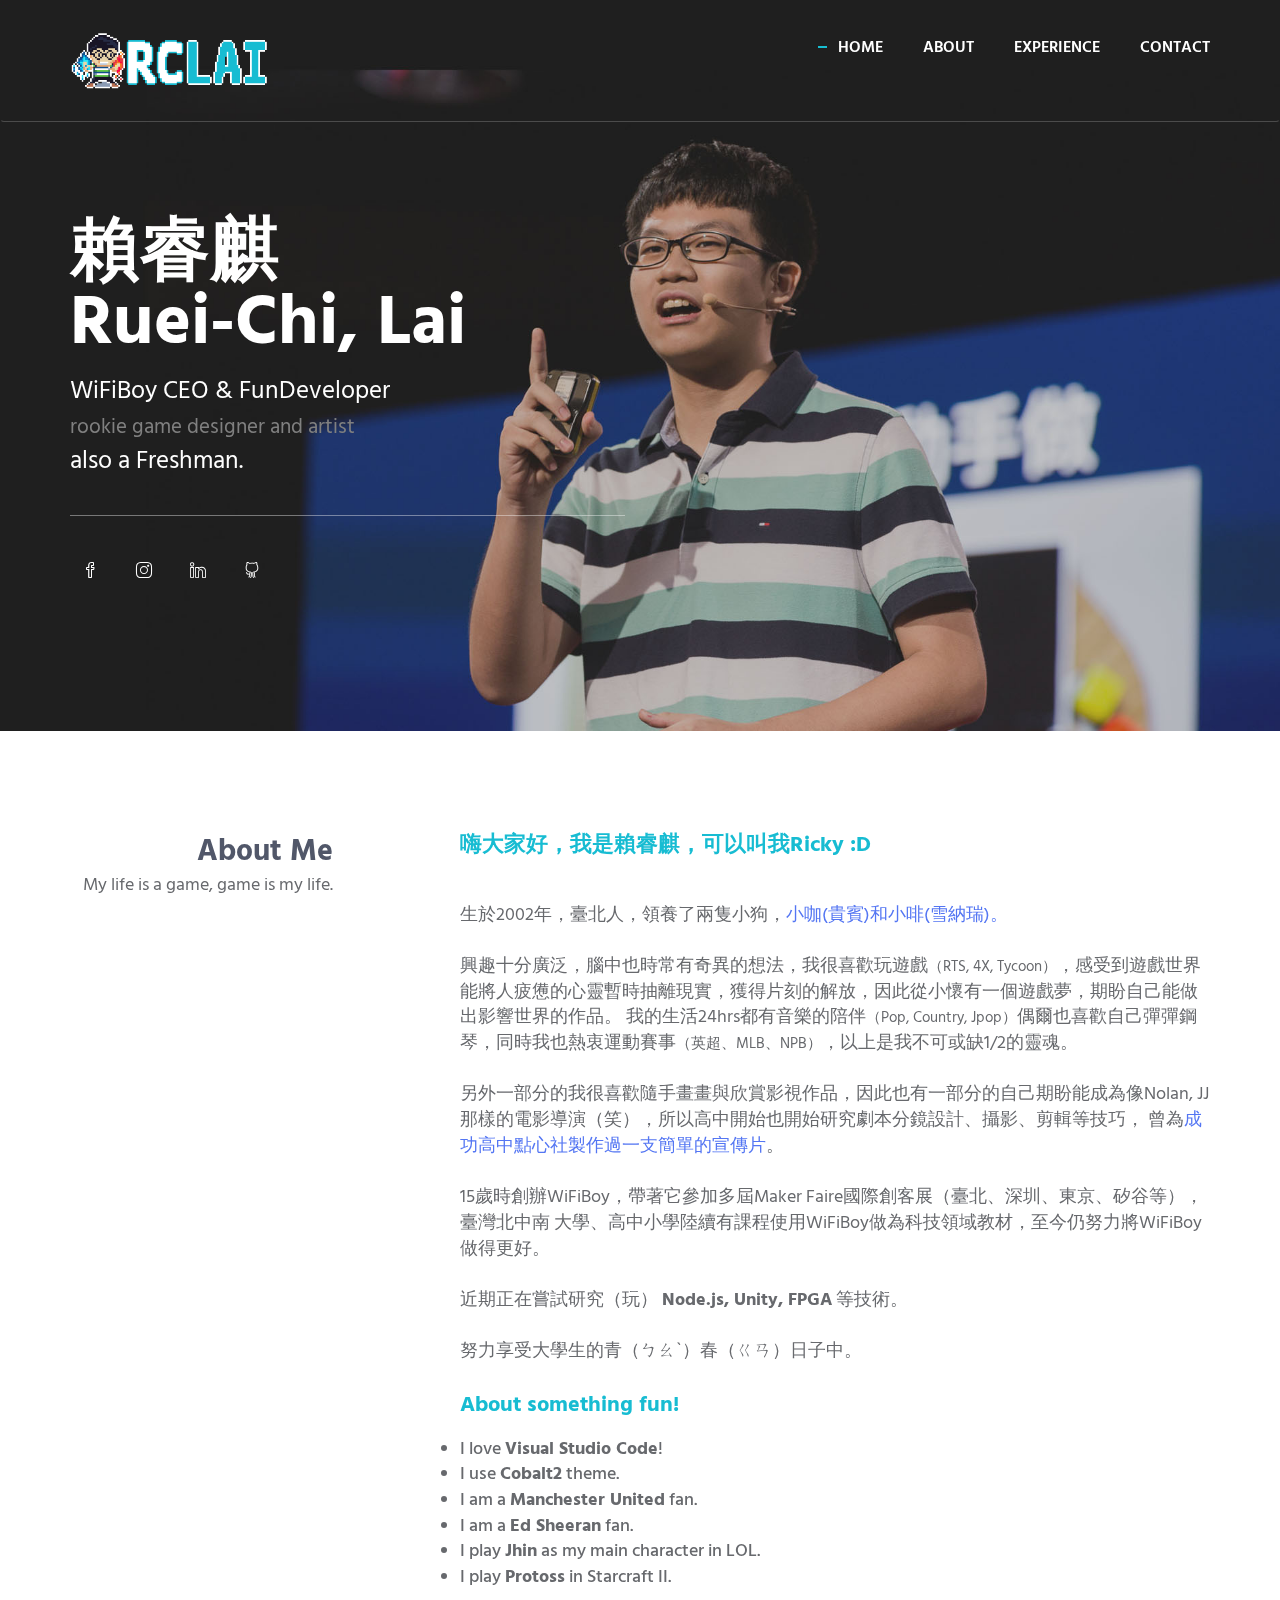
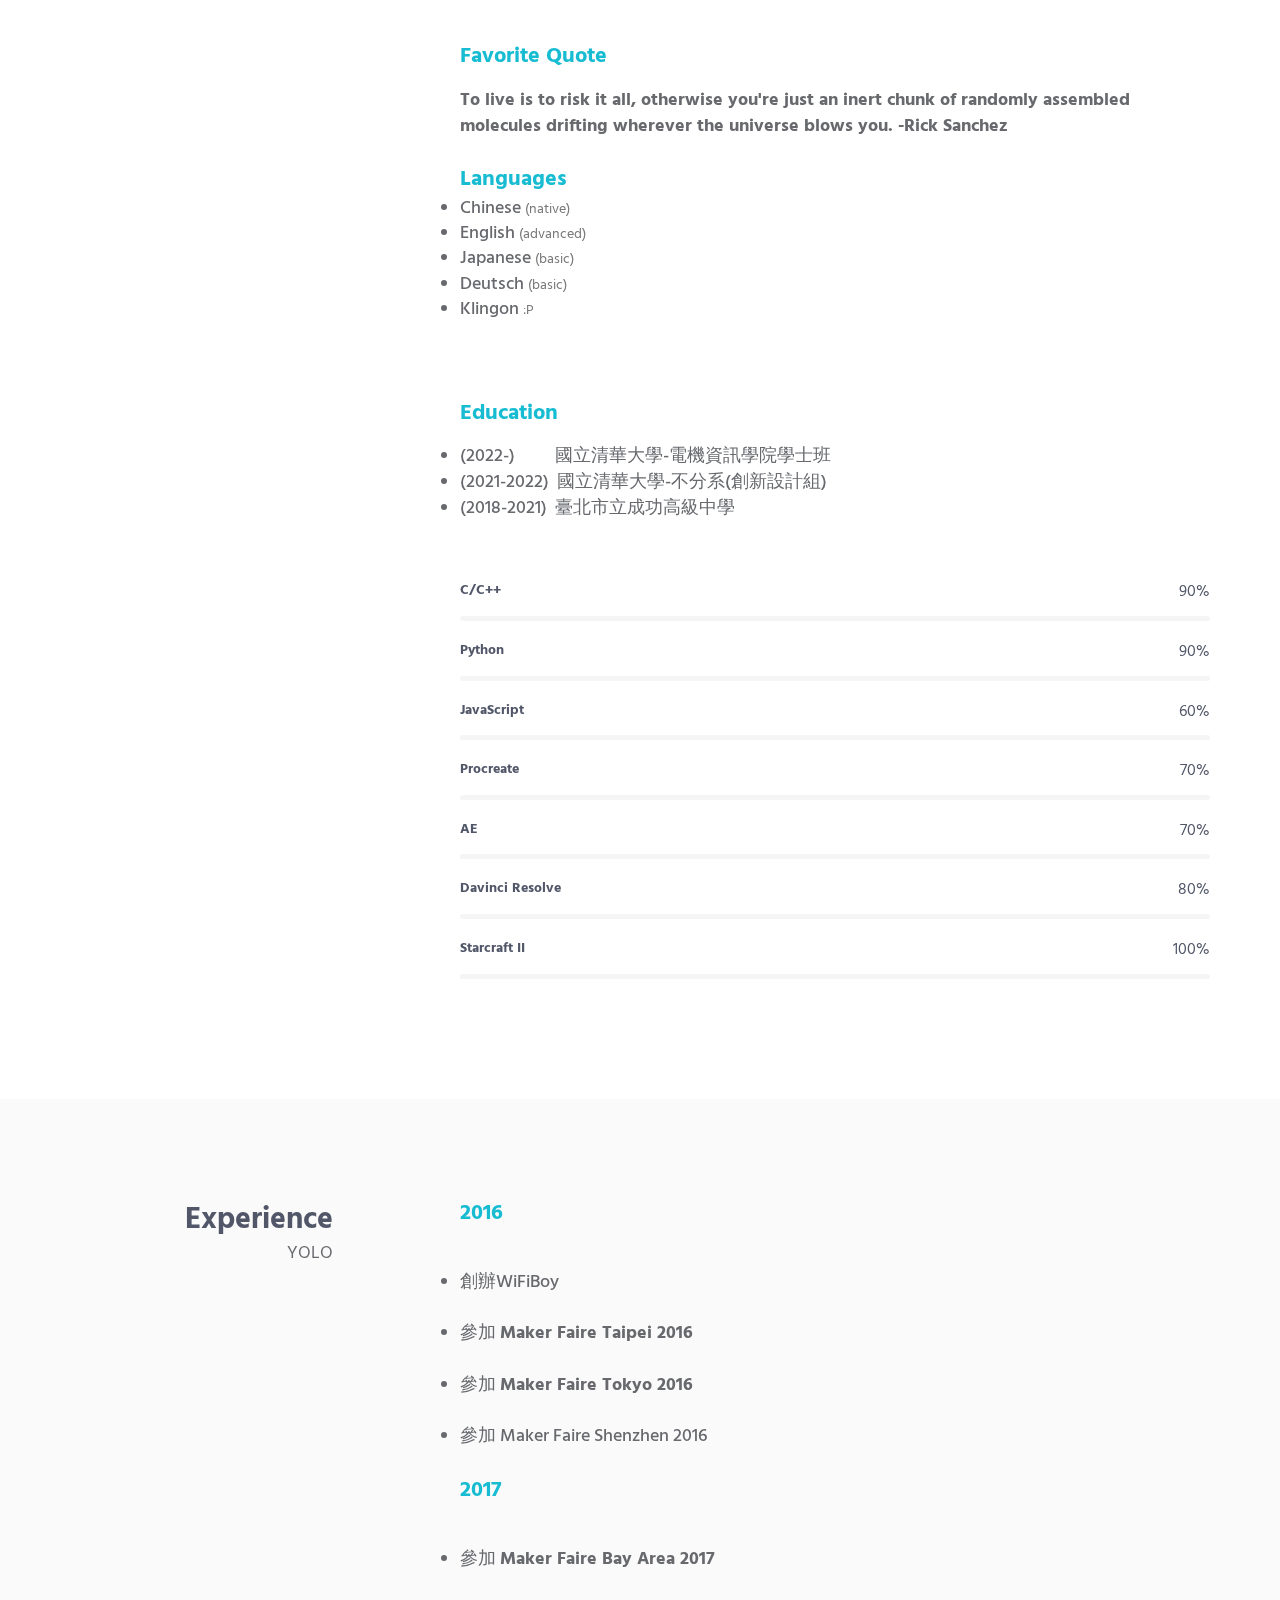
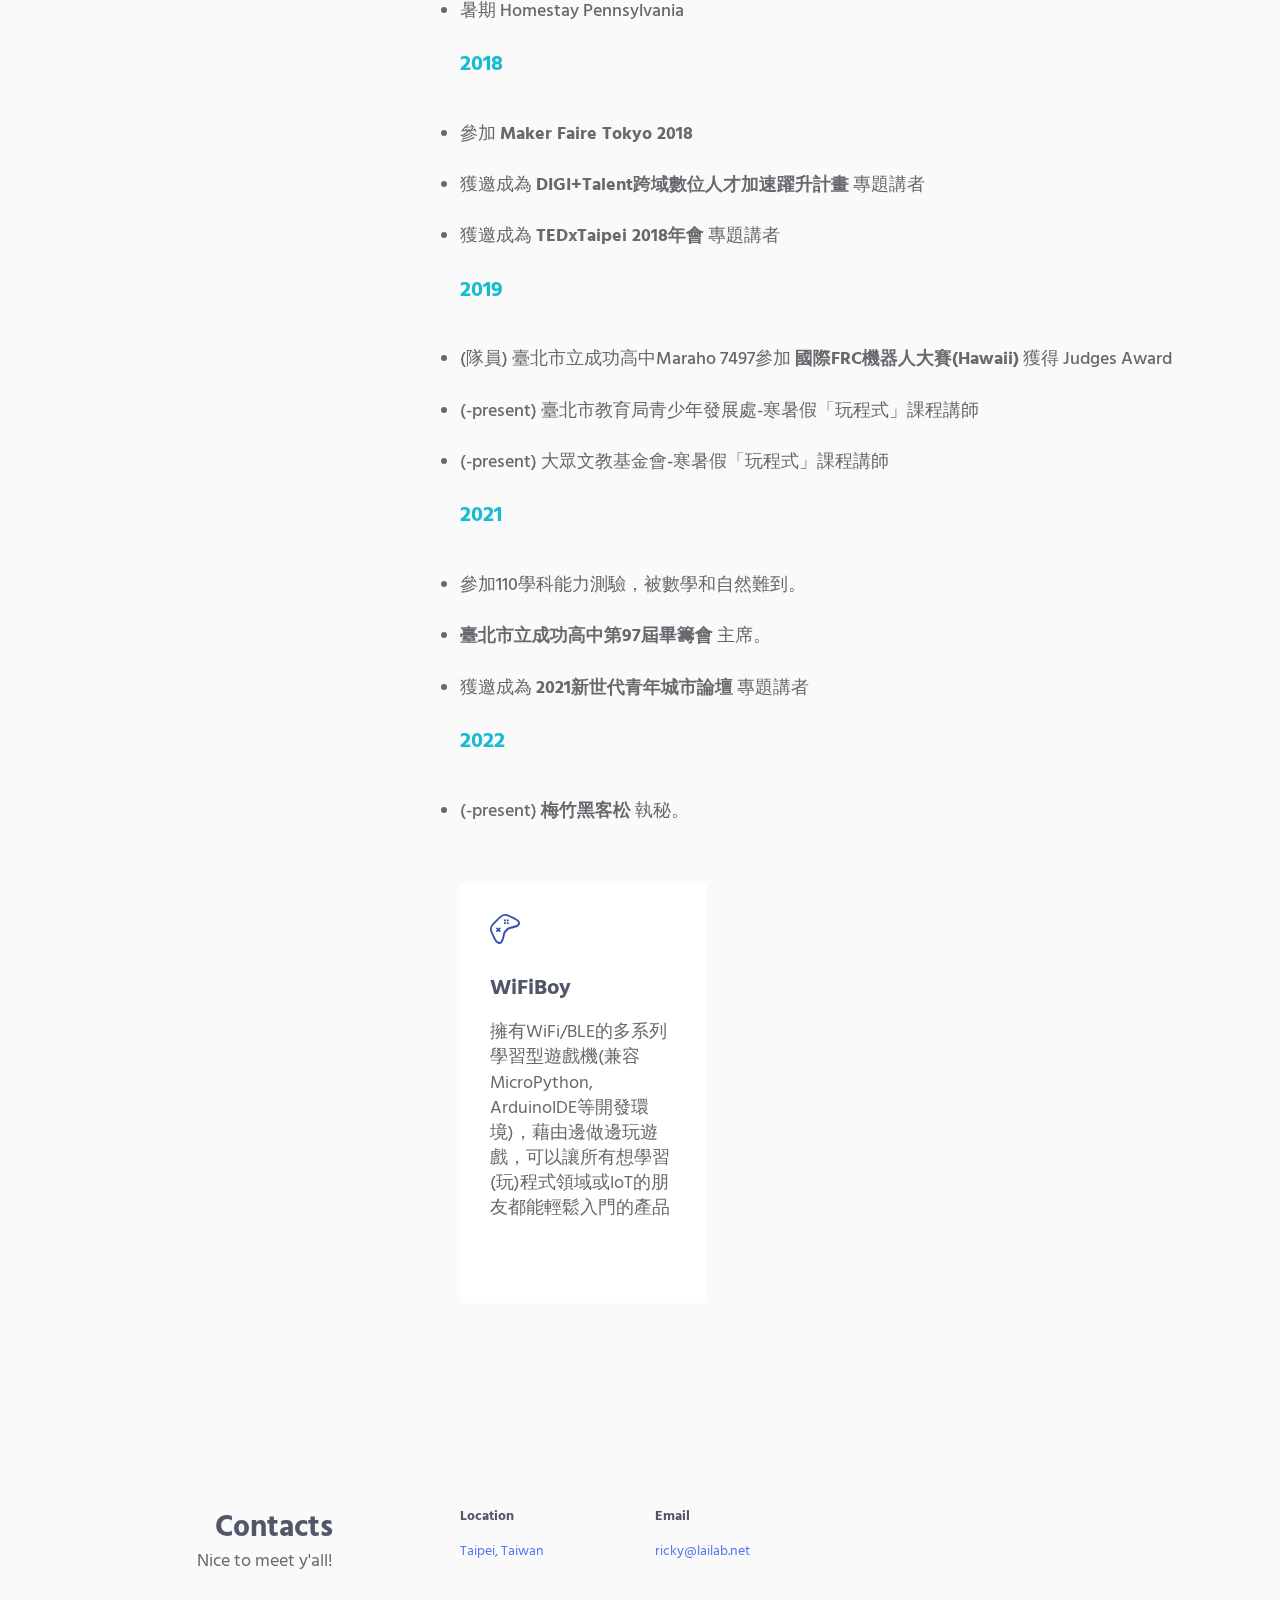
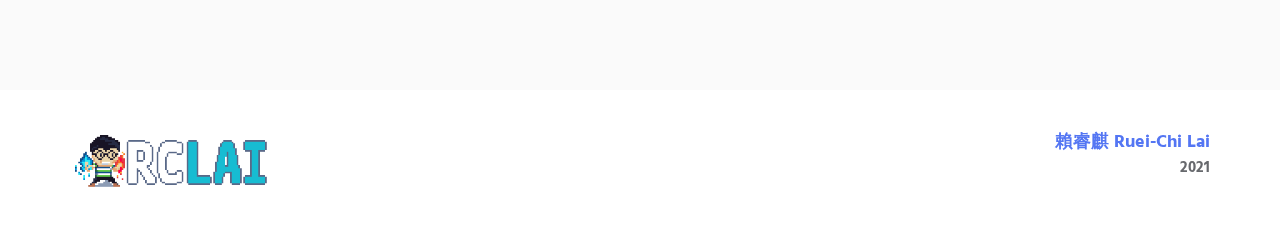
<file: index.html>
<!DOCTYPE html>

<html lang="en" class="no-js" id="body">

	<!-- BEGIN HEAD -->
<head>

  
<meta charset="utf-8"/>
<meta name="viewport" content="width=device-width,minimum-scale=1,initial-scale=1">
<meta http-equiv="X-UA-Compatible" content="IE=edge">
  

  <title>Ricky</title>

  

  <meta name="description" content="">

  


  <link rel="apple-touch-icon" sizes="57x57" href="/img/favicon/apple-icon-57x57.png">
  <link rel="apple-touch-icon" sizes="60x60" href="/img/favicon/apple-icon-60x60.png">
  <link rel="apple-touch-icon" sizes="72x72" href="/img/favicon/apple-icon-72x72.png">
  <link rel="apple-touch-icon" sizes="76x76" href="/img/favicon/apple-icon-76x76.png">
  <link rel="apple-touch-icon" sizes="114x114" href="/img/favicon/apple-icon-114x114.png">
  <link rel="apple-touch-icon" sizes="120x120" href="/img/favicon/apple-icon-120x120.png">
  <link rel="apple-touch-icon" sizes="144x144" href="/img/favicon/apple-icon-144x144.png">
  <link rel="apple-touch-icon" sizes="152x152" href="/img/favicon/apple-icon-152x152.png">
  <link rel="apple-touch-icon" sizes="180x180" href="/img/favicon/apple-icon-180x180.png">
  <link rel="icon" type="image/png" sizes="192x192"  href="/img/favicon/android-icon-192x192.png">
  <link rel="icon" type="image/png" sizes="32x32" href="/img/favicon/favicon-32x32.png">
  <link rel="icon" type="image/png" sizes="96x96" href="/img/favicon/favicon-96x96.png">
  <link rel="icon" type="image/png" sizes="16x16" href="/img/favicon/favicon-16x16.png">
  <link rel="manifest" href="/img/favicon/manifest.json">
  <meta name="msapplication-TileColor" content="#ffffff">
  <meta name="msapplication-TileImage" content="/img/favicon/ms-icon-144x144.png">
  <meta name="theme-color" content="#ffffff">

  

<!-- Open Graph data-->
<meta property="og:type" content="blog">
<meta property="og:title" content="Ricky">
<meta property="og:site_name" content="Ricky">
<meta property="og:url" content="https://rclai1015.github.io/index.html">
<meta property="og:description" content="">





<!-- end Open Graph data-->
  
<link href="https://fonts.googleapis.com/css?family=Hind:300,400,500,600,700" rel="stylesheet" type="text/css">
  
<!-- GLOBAL MANDATORY STYLES -->
<link href="/vendor/simple-line-icons/css/simple-line-icons.css" rel="stylesheet" type="text/css"/>
<link href="/vendor/bootstrap/css/bootstrap.min.css" rel="stylesheet" type="text/css"/>
<link href="/vendor/animate.css/animate.css" rel="stylesheet">



<link rel="stylesheet" href="/sass/layout.css">

  



<meta name="generator" content="Hexo 5.4.0"></head>
<!-- END HEAD -->

  <body>
		
		


<!--========== HEADER ==========-->
<header class="header navbar-fixed-top">
  <!-- Navbar -->
  <nav class="navbar" role="navigation">
      <div class="container">
          <!-- Brand and toggle get grouped for better mobile display -->
          <div class="menu-container js_nav-item">
              <button type="button" class="navbar-toggle" data-toggle="collapse" data-target=".nav-collapse">
                  <span class="sr-only">Toggle navigation</span>
                  <span class="toggle-icon"></span>
              </button>

              <!-- Logo -->
              <div class="logo">
                <!-- En caso de una text -->
                
                    <a class="logo-wrap" href="#body" style="text-decoration: none;" >
                        <img class="logo-img logo-img-main" src="img/logo.png" alt="Asentus Logo">
                        <img class="logo-img logo-img-active" src="img/logo-dark.png" alt="Asentus Logo">
                    </a>
                
              </div>
              <!-- End Logo -->
          </div>

          <!-- Collect the nav links, forms, and other content for toggling -->
          <div class="collapse navbar-collapse nav-collapse">
              <div class="menu-container">
                  <ul class="nav navbar-nav navbar-nav-right">
                      
                      
                        <li class="js_nav-item nav-item">
                            <a  class="nav-item-child nav-item-hover"
                                href="#body"
                            >
                            Home
                        </a>
                        </li>
                      
                        <li class="js_nav-item nav-item">
                            <a  class="nav-item-child nav-item-hover"
                                href="#about"
                            >
                            About
                        </a>
                        </li>
                      
                        <li class="js_nav-item nav-item">
                            <a  class="nav-item-child nav-item-hover"
                                href="#experience"
                            >
                            Experience
                        </a>
                        </li>
                      
                        <li class="js_nav-item nav-item">
                            <a  class="nav-item-child nav-item-hover"
                                href="#contact"
                            >
                            Contact
                        </a>
                        </li>
                      
                  </ul>
              </div>
          </div>
          <!-- End Navbar Collapse -->
      </div>
  </nav>
  <!-- Navbar -->

</header>
<!--========== END HEADER ==========-->

		


<!--========== HERO ==========-->
<div class="promo-block parallax-window" data-parallax="scroll" data-image-src="img/1920x1080/01.jpg" data-position="-150px center">
  <div class="container">
      <div class="row">
          <div class="col-sm-6">
              <div class="promo-block-divider">
                  <h1 class="promo-block-title">賴睿麒<br>Ruei-Chi, Lai</h1>
                  <p class="promo-block-text">WiFiBoy CEO &amp; FunDeveloper<br><small style='color:#808080;'>rookie game designer and artist</small><br>also a Freshman.</p>
              </div>
              <ul class="list-inline">
                  
                
                  <li><a title="Facebook" target="_blank" rel="noopener" href="https://www.facebook.com/rcltw/" class="social-icons"><i class="icon-social-facebook"></i></a></li>
                
                  <li><a title="Instagram" target="_blank" rel="noopener" href="https://www.instagram.com/ricky_lai_hi/" class="social-icons"><i class="icon-social-instagram"></i></a></li>
                
                  <li><a title="Linkedin" target="_blank" rel="noopener" href="https://www.linkedin.com/in/ruei-chi-lai-a42219183/" class="social-icons"><i class="icon-social-linkedin"></i></a></li>
                
                  <li><a title="Github" target="_blank" rel="noopener" href="https://github.com/RCLai1015" class="social-icons"><i class="icon-social-github"></i></a></li>
                
              </ul>
          </div>
      </div>
      <!--// end row -->
  </div>
</div>
<!--========== HERO ==========-->



<!-- About -->
<div id="about">
  <div class="container content-lg">
      <div class="row">
          <div class="col-sm-3 sm-margin-b-30">
              <div class="text-right sm-text-left">
                  <h2 class="margin-b-0">About Me</h2>
                  <p>My life is a game, game is my life.</p>
              </div>
          </div>
          <div class="col-sm-8 col-sm-offset-1">
              <div class="margin-b-60">
                <H4><b style='color:#17bcd2'>嗨大家好，我是賴睿麒，可以叫我Ricky :D</b></H4> <br>生於2002年，臺北人，領養了兩隻小狗，<a target="_blank" rel="noopener" href='https://imgur.com/K2eGcum'>小咖(貴賓)和小啡(雪納瑞)。</a>
<br><br>興趣十分廣泛，腦中也時常有奇異的想法，我很喜歡玩遊戲<small>（RTS, 4X, Tycoon）</small>，感受到遊戲世界能將人疲憊的心靈暫時抽離現實，獲得片刻的解放，因此從小懷有一個遊戲夢，期盼自己能做出影響世界的作品。 我的生活24hrs都有音樂的陪伴<small>（Pop, Country, Jpop）</small>偶爾也喜歡自己彈彈鋼琴，同時我也熱衷運動賽事<small>（英超、MLB、NPB）</small>，以上是我不可或缺1/2的靈魂。
<br><br>另外一部分的我很喜歡隨手畫畫與欣賞影視作品，因此也有一部分的自己期盼能成為像Nolan, JJ那樣的電影導演（笑），所以高中開始也開始研究劇本分鏡設計、攝影、剪輯等技巧， 曾為<a target="_blank" rel="noopener" href='https://www.youtube.com/watch?v=eNNdIiM6jLg&ab_channel=RickyLai'>成功高中點心社製作過一支簡單的宣傳片</a>。
<br><br>15歲時創辦WiFiBoy，帶著它參加多屆Maker Faire國際創客展（臺北、深圳、東京、矽谷等），臺灣北中南 大學、高中小學陸續有課程使用WiFiBoy做為科技領域教材，至今仍努力將WiFiBoy做得更好。 <br><br>近期正在嘗試研究（玩）&nbsp;<b style=color'#808080'>Node.js, Unity, FPGA</b>&nbsp;等技術。 <br><br>努力享受大學生的青（ㄅㄠˋ）春（ㄍㄢ）日子中。
<br><br> <H4><b style='color:#17bcd2'>About something fun!</b></H4> <li> I love <b>Visual Studio Code</b>!</li> <li> I use <b>Cobalt2</b> theme.</li> <li> I am a <b>Manchester United</b> fan.</li> <li> I am a <b>Ed Sheeran</b> fan.</li> <li> I play <b>Jhin</b> as my main character in LOL.</li> <li> I play <b>Protoss</b> in Starcraft II.</li>
<br><br> <H4><b style='color:#17bcd2'>Favorite Quote</b></H4> <b>To live is to risk it all, otherwise you're just an inert chunk of randomly assembled molecules drifting wherever the universe blows you. -Rick Sanchez</b>
<br><br> <H4><b style='color:#17bcd2'>Languages</b></                                                                    H4> <li>Chinese&nbsp;<small>(native)</small></li> <li>English&nbsp;<small>(advanced)</small></li> <li>Japanese&nbsp;<small>(basic)</small></li> <li>Deutsch&nbsp;<small>(basic)</small></li> <li>Klingon&nbsp;<small>:P</small></li>



<br><br>
<H4><b style='color:#17bcd2'>Education</b></H4> <li>(2022-)&nbsp;&nbsp;&nbsp;&nbsp;&nbsp;&nbsp;&nbsp;&nbsp;&nbsp;&nbsp;國立清華大學-電機資訊學院學士班</li> <li>(2021-2022)&nbsp;&nbsp;國立清華大學-不分系(創新設計組)</li> <li>(2018-2021)&nbsp;&nbsp;臺北市立成功高級中學</li>
              </div>

              <!-- Progress Box -->
              
                <div class="progress-box">
                    <h5> C/C++ <span class="color-heading pull-right">90%</span></h5>
                    <div class="progress">
                        <div class="progress-bar bg-color-base" role="progressbar" data-width="90"></div>
                        
                    </div>
                    <!-- <div class="ricky" style="text-align:center; background-color:pink"> R= </skill.ricky></div>-->
                </div>
              
                <div class="progress-box">
                    <h5> Python <span class="color-heading pull-right">90%</span></h5>
                    <div class="progress">
                        <div class="progress-bar bg-color-base" role="progressbar" data-width="90"></div>
                        
                    </div>
                    <!-- <div class="ricky" style="text-align:center; background-color:pink"> R= </skill.ricky></div>-->
                </div>
              
                <div class="progress-box">
                    <h5> JavaScript <span class="color-heading pull-right">60%</span></h5>
                    <div class="progress">
                        <div class="progress-bar bg-color-base" role="progressbar" data-width="60"></div>
                        
                    </div>
                    <!-- <div class="ricky" style="text-align:center; background-color:pink"> R= </skill.ricky></div>-->
                </div>
              
                <div class="progress-box">
                    <h5> Procreate <span class="color-heading pull-right">70%</span></h5>
                    <div class="progress">
                        <div class="progress-bar bg-color-base" role="progressbar" data-width="70"></div>
                        
                    </div>
                    <!-- <div class="ricky" style="text-align:center; background-color:pink"> R= </skill.ricky></div>-->
                </div>
              
                <div class="progress-box">
                    <h5> AE <span class="color-heading pull-right">70%</span></h5>
                    <div class="progress">
                        <div class="progress-bar bg-color-base" role="progressbar" data-width="70"></div>
                        
                    </div>
                    <!-- <div class="ricky" style="text-align:center; background-color:pink"> R= </skill.ricky></div>-->
                </div>
              
                <div class="progress-box">
                    <h5> Davinci Resolve <span class="color-heading pull-right">80%</span></h5>
                    <div class="progress">
                        <div class="progress-bar bg-color-base" role="progressbar" data-width="80"></div>
                        
                    </div>
                    <!-- <div class="ricky" style="text-align:center; background-color:pink"> R= </skill.ricky></div>-->
                </div>
              
                <div class="progress-box">
                    <h5> Starcraft II <span class="color-heading pull-right">100%</span></h5>
                    <div class="progress">
                        <div class="progress-bar bg-color-base" role="progressbar" data-width="100"></div>
                        
                    </div>
                    <!-- <div class="ricky" style="text-align:center; background-color:pink"> R= </skill.ricky></div>-->
                </div>
              
              <!-- End Progress Box -->
          </div>
      </div>
      <!--// end row -->
  </div>
</div>
<!-- End About -->




<!-- experience -->
<div id="experience">
  <div class="bg-color-sky-light" data-auto-height="true">
      <div class="container content-lg">
          <div class="row">
              <div class="col-sm-3 sm-margin-b-30">
                  <div class="text-right sm-text-left">
                      <h2 class="margin-b-0">Experience</h2>
                      <p>YOLO</p>
                  </div>
              </div>
              <div class="col-sm-8 col-sm-offset-1">
                  <!-- experience.description -->
                  <div class="margin-b-60">
                    <H4><b style='color:#17bcd2'>2016</b></H4> &nbsp;&nbsp;&nbsp;&nbsp;<li>創辦WiFiBoy</li> &nbsp;&nbsp;&nbsp;&nbsp;<li>參加&nbsp;<a class='fweight-700' target="_blank" rel="noopener" href='https://taipei.makerfaire.com/more/%E6%AD%B7%E5%B1%86%E5%9B%9E%E9%A1%A7/2016%E5%9B%9E%E9%A1%A7/'>Maker Faire Taipei 2016</a></li> &nbsp;&nbsp;&nbsp;&nbsp;<li>參加&nbsp;<a class='fweight-700' target="_blank" rel="noopener" href='https://makezine.jp/event/mft2016/en/'>Maker Faire Tokyo 2016</a></li> &nbsp;&nbsp;&nbsp;&nbsp;<li>參加&nbsp;Maker Faire Shenzhen 2016</li> <br> <H4><b style='color:#17bcd2'>2017</b></H4> &nbsp;&nbsp;&nbsp;&nbsp;<li>參加&nbsp;<a class='fweight-700' target="_blank" rel="noopener" href='https://makerfaire.com/bay-area-2017/meet-the-makers/'>Maker Faire Bay Area 2017</a></li> &nbsp;&nbsp;&nbsp;&nbsp;<li>暑期&nbsp;Homestay Pennsylvania</li> <br> <H4><b style='color:#17bcd2'>2018</b></H4> &nbsp;&nbsp;&nbsp;&nbsp;<li>參加&nbsp;<a class='fweight-700' target="_blank" rel="noopener" href='https://makezine.jp/event/mft2018/en/'>Maker Faire Tokyo 2018</a></li> &nbsp;&nbsp;&nbsp;&nbsp;<li>獲邀成為&nbsp;<a class='fweight-700' target="_blank" rel="noopener" href='https://www.digitalent.org.tw/zh-tw'>DIGI+Talent跨域數位人才加速躍升計畫</a>&nbsp;專題講者</li> &nbsp;&nbsp;&nbsp;&nbsp;<li>獲邀成為&nbsp;<a class='fweight-700' target="_blank" rel="noopener" href='https://www.accupass.com/event/1805180906541363701688'>TEDxTaipei 2018年會</a>&nbsp;專題講者</li> <br> <H4><b style='color:#17bcd2'>2019</b></H4> &nbsp;&nbsp;&nbsp;&nbsp;<li>(隊員)&nbsp;臺北市立成功高中Maraho 7497參加&nbsp;<a class='fweight-700' target="_blank" rel="noopener" href='https://en.wikipedia.org/wiki/Destination:_Deep_Space'>國際FRC機器人大賽(Hawaii)</a>&nbsp;獲得&nbsp;Judges Award</li> &nbsp;&nbsp;&nbsp;&nbsp;<li>(-present)&nbsp;臺北市教育局青少年發展處-寒暑假「玩程式」課程講師</li> &nbsp;&nbsp;&nbsp;&nbsp;<li>(-present)&nbsp;大眾文教基金會-寒暑假「玩程式」課程講師</li> <br> <H4><b style='color:#17bcd2'>2021</b></H4> &nbsp;&nbsp;&nbsp;&nbsp;<li>參加110學科能力測驗，被數學和自然難到。</li> &nbsp;&nbsp;&nbsp;&nbsp;<li><a class='fweight-700' target="_blank" rel="noopener" href='https://www.instagram.com/cgsh_97th_graduation/'>臺北市立成功高中第97屆畢籌會</a>&nbsp;主席。</li> &nbsp;&nbsp;&nbsp;&nbsp;<li>獲邀成為&nbsp;<a class='fweight-700' target="_blank" rel="noopener" href='https://www.newlife.org.tw/latest-news/2021cyf-3/'>2021新世代青年城市論壇</a>&nbsp;專題講者</li><br> <H4><b style='color:#17bcd2'>2022</b></H4> &nbsp;&nbsp;&nbsp;&nbsp;<li>(-present)&nbsp;<a class='fweight-700' target="_blank" rel="noopener" href='https://www.facebook.com/HackMeiChu'>梅竹黑客松</a>&nbsp;執秘。</li>


                  </div>
                  <!--// end row -->
                  <div class="row row-space-2 margin-b-4">
                    
                        <div class="col-md-4 md-margin-b-4">
                            <div class="service " data-height="height"  >
                                <div class="service-element">
                                    <i class="service-icon icon-game-controller"></i>
                                </div>
                                <div class="service-info">
                                    <h3  > WiFiBoy</h3>
                                    <p class=" ">擁有WiFi/BLE的多系列學習型遊戲機(兼容MicroPython, ArduinoIDE等開發環境)，藉由邊做邊玩遊戲，可以讓所有想學習(玩)程式領域或IoT的朋友都能輕鬆入門的產品</p>
                                    
                                        <div class="service-button">
                                            <button class="btn btn-theme btn-default-bg"> Tell Me More </button>
                                        </div>
                                    
                                </div>
                                <a target="_blank" rel="noopener" href="https://wifiboy.org" class="content-wrapper-link"></a>
                            </div>
                        </div>
                    
                        <div class="col-md-4 md-margin-b-4">
                            <div class="service  bg-color-base wow zoomIn " data-height="height"  data-wow-duration=".3" data-wow-delay=".1s"  >
                                <div class="service-element">
                                    <i class="service-icon icon-trophy"></i>
                                </div>
                                <div class="service-info">
                                    <h3  class="color-white"  > TEDxTaipei 2018 One</h3>
                                    <p class="  color-white ">做遊戲比玩遊戲好玩 | What's more fun than playing games? Creating them.</p>
                                    
                                        <div class="service-button">
                                            <button class="btn btn-theme btn-white-bg"> Watch Video </button>
                                        </div>
                                    
                                </div>
                                <a target="_blank" rel="noopener" href="https://www.youtube.com/watch?v=h8fx1iD6e54&amp;ab_channel=TEDxTalks" class="content-wrapper-link"></a>
                            </div>
                        </div>
                    
                  </div>
                  <!--// end row -->
              </div>
          </div>
          <!--// end row -->
      </div>
  </div>
</div>
<!-- End experience -->




<!-- Contact -->
<div id="contact">
  <div class="bg-color-sky-light">
      <div class="container content-lg">
          <div class="row">
              <div class="col-sm-3 sm-margin-b-30">
                  <div class="text-right sm-text-left">
                      <h2 class="margin-b-0">Contacts</h2>
                      <p>Nice to meet y'all!</p>
                  </div>
              </div>
              <div class="col-sm-8 col-sm-offset-1">
                  <div class="row">
                    
                        <div class="col-md-3 col-xs-6 md-margin-b-30">
                            <h5>Location</h5>
                            <a href="#">Taipei, Taiwan</a>
                        </div>
                    
                        <div class="col-md-3 col-xs-6 md-margin-b-30">
                            <h5>Email</h5>
                            <a href="#">ricky@lailab.net</a>
                        </div>
                    
                  </div>
              </div>
          </div>
          <!--// end row -->
      </div>
  </div>
</div>
<!-- End Contact -->





		


<footer class="footer">
  <div class="content container">
      <!--// row -->
      <div class="row">
          <div class="col-xs-6">
            
              <img class="footer-logo" src="img/logo-dark.png" alt="Ricky">
            
          </div>
          <div class="col-xs-6 text-right sm-text-left">
              <p class="margin-b-0">
                <a class="fweight-700">賴睿麒 Ruei-Chi Lai</a>
                <br>
                <small class="fweight-700">2021</small>
            </p>
          </div>
      </div>
      <!--// end row -->
  </div>
</footer>
		<!-- Back To Top -->
<a href="javascript:void(0);" class="js-back-to-top back-to-top">Top</a>

<!-- JAVASCRIPTS(Load javascripts at bottom, this will reduce page load time) -->
<!-- CORE PLUGINS -->
<script src="/vendor/jquery.min.js" type="text/javascript"></script>
<script src="/vendor/jquery-migrate.min.js" type="text/javascript"></script>
<script src="/vendor/bootstrap/js/bootstrap.min.js" type="text/javascript"></script>

<!-- PAGE LEVEL PLUGINS -->
<script src="/vendor/jquery.easing.js" type="text/javascript"></script>
<script src="/vendor/jquery.back-to-top.js" type="text/javascript"></script>
<script src="/vendor/jquery.wow.min.js" type="text/javascript"></script>
<script src="/vendor/jquery.parallax.min.js" type="text/javascript"></script>
<script src="/vendor/jquery.appear.js" type="text/javascript"></script>
<script src="/vendor/masonry/jquery.masonry.pkgd.min.js" type="text/javascript"></script>
<script src="/vendor/masonry/imagesloaded.pkgd.min.js" type="text/javascript"></script>

<!-- PAGE LEVEL SCRIPTS -->



<script src="/js/layout.js"></script>
<script src="/js/components/progress-bar.js"></script>
<script src="/js/components/masonry.js"></script>
<script src="/js/components/wow.js"></script>


		

  </body>
</html>
</file>
<file: vendor/simple-line-icons/css/simple-line-icons.css>
@font-face {
  font-family: 'simple-line-icons';
  src: url('../fonts/Simple-Line-Icons.eot?v=2.3.2');
  src: url('../fonts/Simple-Line-Icons.eot?v=2.3.2#iefix') format('embedded-opentype'), url('../fonts/Simple-Line-Icons.woff2?v=2.3.2') format('woff2'), url('../fonts/Simple-Line-Icons.ttf?v=2.3.2') format('truetype'), url('../fonts/Simple-Line-Icons.woff?v=2.3.2') format('woff'), url('../fonts/Simple-Line-Icons.svg?v=2.3.2#simple-line-icons') format('svg');
  font-weight: normal;
  font-style: normal;
}
/*
 Use the following CSS code if you want to have a class per icon.
 Instead of a list of all class selectors, you can use the generic [class*="icon-"] selector, but it's slower:
*/
.icon-user,
.icon-people,
.icon-user-female,
.icon-user-follow,
.icon-user-following,
.icon-user-unfollow,
.icon-login,
.icon-logout,
.icon-emotsmile,
.icon-phone,
.icon-call-end,
.icon-call-in,
.icon-call-out,
.icon-map,
.icon-location-pin,
.icon-direction,
.icon-directions,
.icon-compass,
.icon-layers,
.icon-menu,
.icon-list,
.icon-options-vertical,
.icon-options,
.icon-arrow-down,
.icon-arrow-left,
.icon-arrow-right,
.icon-arrow-up,
.icon-arrow-up-circle,
.icon-arrow-left-circle,
.icon-arrow-right-circle,
.icon-arrow-down-circle,
.icon-check,
.icon-clock,
.icon-plus,
.icon-minus,
.icon-close,
.icon-exclamation,
.icon-organization,
.icon-trophy,
.icon-screen-smartphone,
.icon-screen-desktop,
.icon-plane,
.icon-notebook,
.icon-mustache,
.icon-mouse,
.icon-magnet,
.icon-energy,
.icon-disc,
.icon-cursor,
.icon-cursor-move,
.icon-crop,
.icon-chemistry,
.icon-speedometer,
.icon-shield,
.icon-screen-tablet,
.icon-magic-wand,
.icon-hourglass,
.icon-graduation,
.icon-ghost,
.icon-game-controller,
.icon-fire,
.icon-eyeglass,
.icon-envelope-open,
.icon-envelope-letter,
.icon-bell,
.icon-badge,
.icon-anchor,
.icon-wallet,
.icon-vector,
.icon-speech,
.icon-puzzle,
.icon-printer,
.icon-present,
.icon-playlist,
.icon-pin,
.icon-picture,
.icon-handbag,
.icon-globe-alt,
.icon-globe,
.icon-folder-alt,
.icon-folder,
.icon-film,
.icon-feed,
.icon-drop,
.icon-drawer,
.icon-docs,
.icon-doc,
.icon-diamond,
.icon-cup,
.icon-calculator,
.icon-bubbles,
.icon-briefcase,
.icon-book-open,
.icon-basket-loaded,
.icon-basket,
.icon-bag,
.icon-action-undo,
.icon-action-redo,
.icon-wrench,
.icon-umbrella,
.icon-trash,
.icon-tag,
.icon-support,
.icon-frame,
.icon-size-fullscreen,
.icon-size-actual,
.icon-shuffle,
.icon-share-alt,
.icon-share,
.icon-rocket,
.icon-question,
.icon-pie-chart,
.icon-pencil,
.icon-note,
.icon-loop,
.icon-home,
.icon-grid,
.icon-graph,
.icon-microphone,
.icon-music-tone-alt,
.icon-music-tone,
.icon-earphones-alt,
.icon-earphones,
.icon-equalizer,
.icon-like,
.icon-dislike,
.icon-control-start,
.icon-control-rewind,
.icon-control-play,
.icon-control-pause,
.icon-control-forward,
.icon-control-end,
.icon-volume-1,
.icon-volume-2,
.icon-volume-off,
.icon-calendar,
.icon-bulb,
.icon-chart,
.icon-ban,
.icon-bubble,
.icon-camrecorder,
.icon-camera,
.icon-cloud-download,
.icon-cloud-upload,
.icon-envelope,
.icon-eye,
.icon-flag,
.icon-heart,
.icon-info,
.icon-key,
.icon-link,
.icon-lock,
.icon-lock-open,
.icon-magnifier,
.icon-magnifier-add,
.icon-magnifier-remove,
.icon-paper-clip,
.icon-paper-plane,
.icon-power,
.icon-refresh,
.icon-reload,
.icon-settings,
.icon-star,
.icon-symbol-female,
.icon-symbol-male,
.icon-target,
.icon-credit-card,
.icon-paypal,
.icon-social-tumblr,
.icon-social-twitter,
.icon-social-facebook,
.icon-social-instagram,
.icon-social-linkedin,
.icon-social-pinterest,
.icon-social-github,
.icon-social-google,
.icon-social-reddit,
.icon-social-skype,
.icon-social-dribbble,
.icon-social-behance,
.icon-social-foursqare,
.icon-social-soundcloud,
.icon-social-spotify,
.icon-social-stumbleupon,
.icon-social-youtube,
.icon-social-dropbox {
  font-family: 'simple-line-icons';
  speak: none;
  font-style: normal;
  font-weight: normal;
  font-variant: normal;
  text-transform: none;
  line-height: 1;
  /* Better Font Rendering =========== */
  -webkit-font-smoothing: antialiased;
  -moz-osx-font-smoothing: grayscale;
}
.icon-user:before {
  content: "\e005";
}
.icon-people:before {
  content: "\e001";
}
.icon-user-female:before {
  content: "\e000";
}
.icon-user-follow:before {
  content: "\e002";
}
.icon-user-following:before {
  content: "\e003";
}
.icon-user-unfollow:before {
  content: "\e004";
}
.icon-login:before {
  content: "\e066";
}
.icon-logout:before {
  content: "\e065";
}
.icon-emotsmile:before {
  content: "\e021";
}
.icon-phone:before {
  content: "\e600";
}
.icon-call-end:before {
  content: "\e048";
}
.icon-call-in:before {
  content: "\e047";
}
.icon-call-out:before {
  content: "\e046";
}
.icon-map:before {
  content: "\e033";
}
.icon-location-pin:before {
  content: "\e096";
}
.icon-direction:before {
  content: "\e042";
}
.icon-directions:before {
  content: "\e041";
}
.icon-compass:before {
  content: "\e045";
}
.icon-layers:before {
  content: "\e034";
}
.icon-menu:before {
  content: "\e601";
}
.icon-list:before {
  content: "\e067";
}
.icon-options-vertical:before {
  content: "\e602";
}
.icon-options:before {
  content: "\e603";
}
.icon-arrow-down:before {
  content: "\e604";
}
.icon-arrow-left:before {
  content: "\e605";
}
.icon-arrow-right:before {
  content: "\e606";
}
.icon-arrow-up:before {
  content: "\e607";
}
.icon-arrow-up-circle:before {
  content: "\e078";
}
.icon-arrow-left-circle:before {
  content: "\e07a";
}
.icon-arrow-right-circle:before {
  content: "\e079";
}
.icon-arrow-down-circle:before {
  content: "\e07b";
}
.icon-check:before {
  content: "\e080";
}
.icon-clock:before {
  content: "\e081";
}
.icon-plus:before {
  content: "\e095";
}
.icon-minus:before {
  content: "\e615";
}
.icon-close:before {
  content: "\e082";
}
.icon-exclamation:before {
  content: "\e617";
}
.icon-organization:before {
  content: "\e616";
}
.icon-trophy:before {
  content: "\e006";
}
.icon-screen-smartphone:before {
  content: "\e010";
}
.icon-screen-desktop:before {
  content: "\e011";
}
.icon-plane:before {
  content: "\e012";
}
.icon-notebook:before {
  content: "\e013";
}
.icon-mustache:before {
  content: "\e014";
}
.icon-mouse:before {
  content: "\e015";
}
.icon-magnet:before {
  content: "\e016";
}
.icon-energy:before {
  content: "\e020";
}
.icon-disc:before {
  content: "\e022";
}
.icon-cursor:before {
  content: "\e06e";
}
.icon-cursor-move:before {
  content: "\e023";
}
.icon-crop:before {
  content: "\e024";
}
.icon-chemistry:before {
  content: "\e026";
}
.icon-speedometer:before {
  content: "\e007";
}
.icon-shield:before {
  content: "\e00e";
}
.icon-screen-tablet:before {
  content: "\e00f";
}
.icon-magic-wand:before {
  content: "\e017";
}
.icon-hourglass:before {
  content: "\e018";
}
.icon-graduation:before {
  content: "\e019";
}
.icon-ghost:before {
  content: "\e01a";
}
.icon-game-controller:before {
  content: "\e01b";
}
.icon-fire:before {
  content: "\e01c";
}
.icon-eyeglass:before {
  content: "\e01d";
}
.icon-envelope-open:before {
  content: "\e01e";
}
.icon-envelope-letter:before {
  content: "\e01f";
}
.icon-bell:before {
  content: "\e027";
}
.icon-badge:before {
  content: "\e028";
}
.icon-anchor:before {
  content: "\e029";
}
.icon-wallet:before {
  content: "\e02a";
}
.icon-vector:before {
  content: "\e02b";
}
.icon-speech:before {
  content: "\e02c";
}
.icon-puzzle:before {
  content: "\e02d";
}
.icon-printer:before {
  content: "\e02e";
}
.icon-present:before {
  content: "\e02f";
}
.icon-playlist:before {
  content: "\e030";
}
.icon-pin:before {
  content: "\e031";
}
.icon-picture:before {
  content: "\e032";
}
.icon-handbag:before {
  content: "\e035";
}
.icon-globe-alt:before {
  content: "\e036";
}
.icon-globe:before {
  content: "\e037";
}
.icon-folder-alt:before {
  content: "\e039";
}
.icon-folder:before {
  content: "\e089";
}
.icon-film:before {
  content: "\e03a";
}
.icon-feed:before {
  content: "\e03b";
}
.icon-drop:before {
  content: "\e03e";
}
.icon-drawer:before {
  content: "\e03f";
}
.icon-docs:before {
  content: "\e040";
}
.icon-doc:before {
  content: "\e085";
}
.icon-diamond:before {
  content: "\e043";
}
.icon-cup:before {
  content: "\e044";
}
.icon-calculator:before {
  content: "\e049";
}
.icon-bubbles:before {
  content: "\e04a";
}
.icon-briefcase:before {
  content: "\e04b";
}
.icon-book-open:before {
  content: "\e04c";
}
.icon-basket-loaded:before {
  content: "\e04d";
}
.icon-basket:before {
  content: "\e04e";
}
.icon-bag:before {
  content: "\e04f";
}
.icon-action-undo:before {
  content: "\e050";
}
.icon-action-redo:before {
  content: "\e051";
}
.icon-wrench:before {
  content: "\e052";
}
.icon-umbrella:before {
  content: "\e053";
}
.icon-trash:before {
  content: "\e054";
}
.icon-tag:before {
  content: "\e055";
}
.icon-support:before {
  content: "\e056";
}
.icon-frame:before {
  content: "\e038";
}
.icon-size-fullscreen:before {
  content: "\e057";
}
.icon-size-actual:before {
  content: "\e058";
}
.icon-shuffle:before {
  content: "\e059";
}
.icon-share-alt:before {
  content: "\e05a";
}
.icon-share:before {
  content: "\e05b";
}
.icon-rocket:before {
  content: "\e05c";
}
.icon-question:before {
  content: "\e05d";
}
.icon-pie-chart:before {
  content: "\e05e";
}
.icon-pencil:before {
  content: "\e05f";
}
.icon-note:before {
  content: "\e060";
}
.icon-loop:before {
  content: "\e064";
}
.icon-home:before {
  content: "\e069";
}
.icon-grid:before {
  content: "\e06a";
}
.icon-graph:before {
  content: "\e06b";
}
.icon-microphone:before {
  content: "\e063";
}
.icon-music-tone-alt:before {
  content: "\e061";
}
.icon-music-tone:before {
  content: "\e062";
}
.icon-earphones-alt:before {
  content: "\e03c";
}
.icon-earphones:before {
  content: "\e03d";
}
.icon-equalizer:before {
  content: "\e06c";
}
.icon-like:before {
  content: "\e068";
}
.icon-dislike:before {
  content: "\e06d";
}
.icon-control-start:before {
  content: "\e06f";
}
.icon-control-rewind:before {
  content: "\e070";
}
.icon-control-play:before {
  content: "\e071";
}
.icon-control-pause:before {
  content: "\e072";
}
.icon-control-forward:before {
  content: "\e073";
}
.icon-control-end:before {
  content: "\e074";
}
.icon-volume-1:before {
  content: "\e09f";
}
.icon-volume-2:before {
  content: "\e0a0";
}
.icon-volume-off:before {
  content: "\e0a1";
}
.icon-calendar:before {
  content: "\e075";
}
.icon-bulb:before {
  content: "\e076";
}
.icon-chart:before {
  content: "\e077";
}
.icon-ban:before {
  content: "\e07c";
}
.icon-bubble:before {
  content: "\e07d";
}
.icon-camrecorder:before {
  content: "\e07e";
}
.icon-camera:before {
  content: "\e07f";
}
.icon-cloud-download:before {
  content: "\e083";
}
.icon-cloud-upload:before {
  content: "\e084";
}
.icon-envelope:before {
  content: "\e086";
}
.icon-eye:before {
  content: "\e087";
}
.icon-flag:before {
  content: "\e088";
}
.icon-heart:before {
  content: "\e08a";
}
.icon-info:before {
  content: "\e08b";
}
.icon-key:before {
  content: "\e08c";
}
.icon-link:before {
  content: "\e08d";
}
.icon-lock:before {
  content: "\e08e";
}
.icon-lock-open:before {
  content: "\e08f";
}
.icon-magnifier:before {
  content: "\e090";
}
.icon-magnifier-add:before {
  content: "\e091";
}
.icon-magnifier-remove:before {
  content: "\e092";
}
.icon-paper-clip:before {
  content: "\e093";
}
.icon-paper-plane:before {
  content: "\e094";
}
.icon-power:before {
  content: "\e097";
}
.icon-refresh:before {
  content: "\e098";
}
.icon-reload:before {
  content: "\e099";
}
.icon-settings:before {
  content: "\e09a";
}
.icon-star:before {
  content: "\e09b";
}
.icon-symbol-female:before {
  content: "\e09c";
}
.icon-symbol-male:before {
  content: "\e09d";
}
.icon-target:before {
  content: "\e09e";
}
.icon-credit-card:before {
  content: "\e025";
}
.icon-paypal:before {
  content: "\e608";
}
.icon-social-tumblr:before {
  content: "\e00a";
}
.icon-social-twitter:before {
  content: "\e009";
}
.icon-social-facebook:before {
  content: "\e00b";
}
.icon-social-instagram:before {
  content: "\e609";
}
.icon-social-linkedin:before {
  content: "\e60a";
}
.icon-social-pinterest:before {
  content: "\e60b";
}
.icon-social-github:before {
  content: "\e60c";
}
.icon-social-google:before {
  content: "\e60d";
}
.icon-social-reddit:before {
  content: "\e60e";
}
.icon-social-skype:before {
  content: "\e60f";
}
.icon-social-dribbble:before {
  content: "\e00d";
}
.icon-social-behance:before {
  content: "\e610";
}
.icon-social-foursqare:before {
  content: "\e611";
}
.icon-social-soundcloud:before {
  content: "\e612";
}
.icon-social-spotify:before {
  content: "\e613";
}
.icon-social-stumbleupon:before {
  content: "\e614";
}
.icon-social-youtube:before {
  content: "\e008";
}
.icon-social-dropbox:before {
  content: "\e00c";
}
</file>
<file: sass/layout.css>
/*----------------------------------------------------------------------

	MASTER STYLESHEET

	Project:        Metronic "Acidus" Frontend Freebie - Responsive HTML Template Based On Twitter Bootstrap 3.3.4
	Version:        1.0
	Author:         KeenThemes
	Primary use:    Corporate, Business Themes.
	Email:			support@keenthemes.com
	Follow: 		http://www.twitter.com/keenthemes
	Like: 			http://www.facebook.com/keenthemes
	Website:		http://www.keenthemes.com
	Premium:		Premium Metronic Admin Theme: http://themeforest.net/item/metronic-responsive-admin-dashboard-template/4021469?ref=keenthemes

-----------------------------------------------------------------------*/
/* eg: @include user-select(none); */
/* eg: @include rotate(45deg); */
/* eg: @include translate3d(0,0,0); */
/* eg: @include border-radius(3px); */
/* eg: @include visibility-backface(hidden); */
@font-face {
  font-family: 'fontello';
  src: url("/fonts/fontello.eot?72567259");
  src: url("/fonts/fontello.eot?72567259#iefix") format("embedded-opentype"), url("/fonts/fontello.woff?72567259") format("woff"), url("/fonts/fontello.ttf?72567259") format("truetype"), url("/fonts/fontello.svg?72567259#fontello") format("svg");
  font-weight: normal;
  font-style: normal; }

.demo-icon {
  font-family: "fontello";
  font-style: normal;
  font-weight: normal;
  speak: none;
  /*display: inline-block;*/
  text-decoration: inherit;
  width: 1em;
  margin-right: .2em;
  text-align: center;
  font-variant: normal;
  text-transform: none;
  line-height: 1em;
  margin-left: .2em;
  -webkit-font-smoothing: antialiased;
  -moz-osx-font-smoothing: grayscale; }

/*------------------------------------------------------------------
  	[The "base.scss" contains basic default element styles
  		(colors, typography, margins & padding).]
------------------------------------------------------------------*/
html {
  overflow-x: hidden; }

html, html a, body {
  -webkit-font-smoothing: antialiased; }

body {
  font-size: 18px;
  font-weight: 400;
  font-family: Hind, sans-serif;
  position: relative;
  font-family: Hind, sans-serif;
  color: #67696d; }

p {
  font-size: 18px;
  font-weight: 400;
  font-family: Hind, sans-serif;
  color: #67696d;
  line-height: 1.4;
  margin-bottom: 15px; }

em,
li,
li a {
  font-size: 18px;
  font-weight: 500;
  font-family: Hind, sans-serif;
  color: #67696d; }

a {
  font-family: Hind, sans-serif;
  color: #5476f3;
  outline: 0; }
  a:focus, a:hover, a:active {
    outline: 0;
    color: #3651b6;
    text-decoration: none; }

.link {
  position: relative;
  font-size: 13px;
  font-weight: 600;
  font-family: Hind, sans-serif;
  text-transform: uppercase; }
  .link:after {
    position: absolute;
    top: 8px;
    right: -15px;
    width: 9px;
    height: 2px;
    background: #17bed2;
    content: " "; }

span {
  font-size: 16px;
  font-weight: 400;
  font-family: Hind, sans-serif;
  color: #67696d; }

h1, h2, h3, h4, h5, h6 {
  font-weight: 700;
  font-family: Hind, sans-serif;
  color: #515769;
  line-height: 1.4;
  margin: 0 0 15px; }
  h1 > a, h2 > a, h3 > a, h4 > a, h5 > a, h6 > a {
    color: #515769; }
    h1 > a:hover, h2 > a:hover, h3 > a:hover, h4 > a:hover, h5 > a:hover, h6 > a:hover {
      color: #3651b6;
      text-decoration: none; }
    h1 > a:focus, h2 > a:focus, h3 > a:focus, h4 > a:focus, h5 > a:focus, h6 > a:focus {
      text-decoration: none; }

h1 {
  font-size: 40px; }

h2 {
  font-size: 30px; }

h3 {
  font-size: 22px; }

h4 {
  font-size: 22px; }

::selection {
  color: #fff;
  background: #17bed2;
  text-shadow: none; }

::-webkit-selection {
  color: #fff;
  background: #17bed2;
  text-shadow: none; }

::-moz-selection {
  color: #fff;
  background: #17bed2;
  text-shadow: none; }

:active,
:focus {
  outline: none; }

/* Section Seperator */
.section-seperator {
  border-bottom: 1px solid #edf0f2; }

/* Content Wrapper Link */
.content-wrapper-link {
  position: absolute;
  top: 0;
  left: 0;
  right: 0;
  bottom: 0;
  display: block;
  z-index: 3;
  text-decoration: none; }

.video-container {
  width: 100%;
  text-align: center; }
  .video-container iframe {
    min-width: 80%;
    height: calc(100vw * 9/16 - 20vw * 9/16); }

@media (max-width: 991px) {
  p {
    font-size: 18px;
    font-weight: 400;
    font-family: Hind, sans-serif; }
  em,
  li,
  li a {
    font-size: 18px;
    font-weight: 500;
    font-family: Hind, sans-serif; } }

#blog {
  padding: 120px 10px; }
  #blog h1, #blog h2, #blog h3, #blog h4, #blog h5 {
    margin-top: 0px; }
  #blog img {
    display: block;
    margin-left: auto;
    margin-right: auto;
    max-width: 100%; }
  #blog .post-list-container h1 {
    width: 100%;
    margin-bottom: 0px; }
  #blog .post-list-container .first-post h1, #blog .post-list-container .first-post .date {
    text-align: center; }
  #blog .post-list-container .date {
    width: 100%;
    font-size: 14px; }
  #blog .post-list-container .continue {
    text-align: right;
    border-bottom: solid 1px #d5d9e0;
    padding-bottom: 20px; }
    #blog .post-list-container .continue a {
      font-size: 18px;
      font-weight: 800; }

@media (max-width: 991px) {
  #post {
    padding: 20px 10px; } }

#page {
  padding: 80px 60px; }
  #page h1 {
    margin-top: 80px; }
  #page h2 {
    margin-top: 60px; }
  #page h3, #page h4, #page h5 {
    margin-top: 20px; }
  #page img {
    display: block;
    margin-left: auto;
    margin-right: auto;
    max-width: 100%; }

@media (max-width: 991px) {
  #post {
    padding: 20px 10px; } }

#post {
  padding: 80px 60px; }
  #post h1 {
    margin-top: 80px; }
  #post h2 {
    margin-top: 60px; }
  #post h3, #post h4, #post h5 {
    margin-top: 20px; }
  #post img {
    display: block;
    margin-left: auto;
    margin-right: auto;
    max-width: 100%; }
  #post .post-title {
    width: 100%;
    text-align: center;
    margin-bottom: 0px; }
  #post .date {
    width: 100%;
    text-align: center;
    font-size: 14px; }

@media (max-width: 991px) {
  #post {
    padding: 20px 10px; } }

/*------------------------------------------------------------------
  	[Button]
------------------------------------------------------------------*/
.btn-theme {
  position: relative;
  display: inline-block;
  line-height: 1.4;
  text-align: center;
  background-image: none;
  border-style: solid;
  white-space: nowrap;
  vertical-align: middle;
  -ms-touch-action: manipulation;
  touch-action: manipulation;
  cursor: pointer;
  -webkit-user-select: none;
  -moz-user-select: none;
  -ms-user-select: none;
  user-select: none;
  font-size: 18px;
  font-weight: 400;
  font-family: Hind, sans-serif; }
  .btn-theme:focus, .btn-theme:active:focus, .btn-theme.active:focus, .btn-theme.focus, .btn-theme:active.focus, .btn-theme.active.focus {
    outline: none; }
  .btn-theme:hover {
    transition-duration: 300ms;
    transition-property: all;
    transition-timing-function: cubic-bezier(0.7, 1, 0.7, 1); }
  .btn-theme:hover, .btn-theme:focus, .btn-theme.focus {
    text-decoration: none; }
  .btn-theme:active, .btn-theme.active {
    background-image: none;
    outline: 0; }
  .btn-theme.disabled, .btn-theme[disabled],
  fieldset[disabled] .btn-theme {
    cursor: not-allowed;
    box-shadow: none;
    opacity: .65;
    pointer-events: none; }

.btn-icon {
  position: relative;
  top: 1px;
  margin-right: 10px; }

.btn-white-bg {
  color: #515769;
  background: #fff;
  border-color: transparent;
  border-width: 0; }
  .btn-white-bg:hover, .btn-white-bg:focus, .btn-white-bg.focus {
    color: #fff;
    background: #17bed2;
    border-color: transparent; }

.btn-white-brd {
  color: #fff;
  background: transparent;
  border-color: #fff;
  border-width: 2px; }
  .btn-white-brd:hover, .btn-white-brd:focus, .btn-white-brd.focus {
    color: #515769;
    background: #fff;
    border-color: #fff; }

.btn-default-bg {
  color: #515769;
  background: #f3f4f5;
  border-color: transparent;
  border-width: 0; }
  .btn-default-bg:hover, .btn-default-bg:focus, .btn-default-bg.focus {
    color: #fff;
    background: #17bed2;
    border-color: transparent; }

.btn-theme-sm {
  font-size: 13px;
  font-weight: 600;
  padding: 15px 40px; }

.btn-theme-md {
  font-size: 15px;
  font-weight: 600;
  padding: 20px 30px; }

/*------------------------------------------------------------------
    [Progress Bar]
------------------------------------------------------------------*/
.progress-box .progress {
  box-shadow: none;
  height: 5px; }

.progress-box .progress-bar {
  transition-duration: 3000ms;
  transition-property: all;
  transition-timing-function: cubic-bezier(0.7, 1, 0.7, 1); }

/*------------------------------------------------------------------
  	[Social Icons]
------------------------------------------------------------------*/
.social-icons {
  display: inline-block;
  width: 40px;
  height: 40px;
  font-size: 16px;
  color: #fff;
  text-align: center;
  border-radius: 50%;
  vertical-align: middle;
  padding: 11px;
  transition-duration: 300ms;
  transition-property: all;
  transition-timing-function: cubic-bezier(0.7, 1, 0.7, 1); }
  .social-icons:hover {
    color: #515769;
    background: #fff;
    transition-duration: 300ms;
    transition-property: all;
    transition-timing-function: cubic-bezier(0.7, 1, 0.7, 1); }

#page-nav {
  width: 100%;
  text-align: center;
  margin: 30px 0px; }
  #page-nav .extend {
    border: solid 2px;
    padding: 10px;
    margin: 0px 5px; }
  #page-nav .page-number {
    border: solid 2px;
    padding: 10px;
    margin: 0px 5px; }

/*------------------------------------------------------------------
  	[Promo Block]
------------------------------------------------------------------*/
.promo-block {
  padding: 220px 0 130px; }
  .promo-block .promo-block-title {
    font-size: 70px;
    color: #fff;
    line-height: 1; }
    @media (max-width: 480px) {
      .promo-block .promo-block-title {
        font-size: 50px; } }
  .promo-block .promo-block-text {
    font-size: 25px;
    color: #fff; }
  .promo-block .promo-block-divider {
    border-bottom: 1px solid rgba(255, 255, 255, 0.4);
    padding-bottom: 20px;
    margin-bottom: 35px; }

/*------------------------------------------------------------------
  	[Service]
------------------------------------------------------------------*/
.service {
  background: #fff;
  padding: 30px; }
  .service .service-element,
  .service .service-info {
    -webkit-transform: translate3d(0, 0, 0);
    -moz-transform: translate3d(0, 0, 0);
    transform: translate3d(0, 0, 0);
    transition-duration: 300ms;
    transition-property: all;
    transition-timing-function: cubic-bezier(0.7, 1, 0.7, 1); }
  .service .service-icon {
    display: block;
    font-size: 30px;
    color: #3651b6;
    margin-bottom: 30px; }
  .service .service-button {
    visibility: hidden;
    opacity: 0;
    transition: visibility 0s, opacity 0.5s linear; }
  .service:hover .service-element {
    opacity: 0;
    -webkit-transform: translate3d(0, -100%, 0);
    -moz-transform: translate3d(0, -100%, 0);
    transform: translate3d(0, -100%, 0);
    transition-duration: 300ms;
    transition-property: all;
    transition-timing-function: cubic-bezier(0.7, 1, 0.7, 1); }
  .service:hover .service-info {
    -webkit-transform: translate3d(0, -30%, 0);
    -moz-transform: translate3d(0, -30%, 0);
    transform: translate3d(0, -30%, 0);
    transition-duration: 300ms;
    transition-property: all;
    transition-timing-function: cubic-bezier(0.7, 1, 0.7, 1); }
  .service:hover .service-button {
    visibility: visible;
    opacity: 1; }

@media (max-width: 991px) {
  .service .service-button {
    visibility: visible;
    opacity: 1; } }

/*------------------------------------------------------------------
  	[Work]
------------------------------------------------------------------*/
/* Overlay */
.work {
  position: relative;
  display: block; }
  .work .work-overlay {
    position: relative;
    cursor: pointer; }
    .work .work-overlay:before {
      position: absolute;
      top: 0;
      left: 0;
      width: 100%;
      height: 100%;
      background: rgba(0, 0, 0, 0);
      content: " ";
      transition-duration: 300ms;
      transition-property: all;
      transition-timing-function: cubic-bezier(0.7, 1, 0.7, 1); }
  .work:hover .work-overlay:before {
    background: rgba(0, 0, 0, 0.5);
    transition-duration: 300ms;
    transition-property: all;
    transition-timing-function: cubic-bezier(0.7, 1, 0.7, 1); }
  .work .work-overlay-label {
    position: absolute;
    bottom: 0px;
    background: #17bed2;
    opacity: 0.8;
    text-align: right;
    width: 100%;
    padding: 5px 30px; }
    .work .work-overlay-label p {
      color: #fff;
      margin-bottom: 0px;
      font-weight: 700; }

/* Popup */
.work .work-popup-overlay {
  position: fixed;
  top: 0;
  left: 0;
  right: 0;
  width: 100%;
  height: 100%;
  z-index: 99999;
  opacity: 0;
  visibility: hidden;
  -webkit-backface-visibility: hidden;
  backface-visibility: hidden;
  overflow-x: hidden;
  background: rgba(81, 87, 105, 0.4);
  transition-duration: 300ms;
  transition-property: all;
  transition-timing-function: cubic-bezier(0.7, 1, 0.7, 1); }
  .work .work-popup-overlay-show {
    opacity: 1;
    visibility: visible;
    -webkit-backface-visibility: visible;
    backface-visibility: visible;
    transition-duration: 300ms;
    transition-property: all;
    transition-timing-function: cubic-bezier(0.7, 1, 0.7, 1); }

.work .work-popup-content {
  position: absolute;
  top: 50%;
  left: 0;
  right: 0;
  width: 730px;
  height: auto;
  display: block;
  background: #fff;
  padding: 30px;
  margin: 0 auto;
  -webkit-transform: translate3d(0, -50%, 0);
  -moz-transform: translate3d(0, -50%, 0);
  transform: translate3d(0, -50%, 0); }
  .work .work-popup-content-divider {
    border-right: 1px solid #8d8f93; }
  @media (max-width: 768px) {
    .work .work-popup-content {
      width: 95%; }
      .work .work-popup-content-divider {
        border-right: none;
        border-bottom: 1px solid #8d8f93; } }

.work .work-popup-close {
  float: right;
  font-size: 13px;
  font-weight: 700;
  color: #cbd5fb;
  transition-duration: 300ms;
  transition-property: all;
  transition-timing-function: cubic-bezier(0.7, 1, 0.7, 1); }
  .work .work-popup-close:hover {
    color: #9baff8;
    transition-duration: 300ms;
    transition-property: all;
    transition-timing-function: cubic-bezier(0.7, 1, 0.7, 1); }

/* Tag */
.work .work-popup-tag {
  margin: 0; }
  .work .work-popup-tag-item {
    padding: 0 2px; }
  .work .work-popup-tag-link {
    font-size: 13px;
    font-weight: 500;
    color: #5476f3; }
  .work .work-popup-tag-text {
    font-size: 13px;
    font-weight: 500; }

/*------------------------------------------------------------------
  	[Footer]
------------------------------------------------------------------*/
.footer .footer-logo {
  width: 200px;
  height: auto; }

/*------------------------------------------------------------------
  	[contact]
------------------------------------------------------------------*/
#contact {
  font-size: 14px; }

/*------------------------------------------------------------------
  	[Header]
------------------------------------------------------------------*/
/* Fixed Top */
.navbar-fixed-top .navbar-collapse {
  max-height: 100%; }

/* Navbar */
.header .navbar {
  margin-bottom: 0;
  border-bottom: 1px solid rgba(255, 255, 255, 0.2);
  transition-duration: 300ms;
  transition-property: all;
  transition-timing-function: cubic-bezier(0.7, 1, 0.7, 1); }

/* Navbar Toggle */
.header .navbar-toggle {
  width: 25px;
  height: 25px;
  border: none;
  padding: 0;
  margin: 35px 0; }
  .header .navbar-toggle .toggle-icon {
    position: relative;
    width: 21px;
    height: 1px;
    display: inline-block;
    background: #515769;
    transition-duration: 300ms;
    transition-property: all;
    transition-timing-function: cubic-bezier(0.7, 1, 0.7, 1); }
    .header .navbar-toggle .toggle-icon:before, .header .navbar-toggle .toggle-icon:after {
      position: absolute;
      left: 0;
      background: #515769;
      content: " "; }
    .header .navbar-toggle .toggle-icon:before {
      width: 10px;
      height: 1px;
      bottom: 10px;
      -webkit-transform: rotate(0);
      -moz-transform: rotate(0);
      transform: rotate(0);
      transition-duration: 300ms;
      transition-property: all;
      transition-timing-function: cubic-bezier(0.7, 1, 0.7, 1); }
    .header .navbar-toggle .toggle-icon:after {
      width: 16px;
      height: 1px;
      top: -5px;
      -webkit-transform: rotate(0);
      -moz-transform: rotate(0);
      transform: rotate(0);
      transition-duration: 300ms;
      transition-property: all;
      transition-timing-function: cubic-bezier(0.7, 1, 0.7, 1); }
  .header .navbar-toggle:hover .toggle-icon {
    background: #17bed2;
    transition-duration: 300ms;
    transition-property: all;
    transition-timing-function: cubic-bezier(0.7, 1, 0.7, 1); }
    .header .navbar-toggle:hover .toggle-icon:before, .header .navbar-toggle:hover .toggle-icon:after {
      width: 21px;
      height: 1px;
      background: #17bed2;
      transition-duration: 300ms;
      transition-property: all;
      transition-timing-function: cubic-bezier(0.7, 1, 0.7, 1); }
    .header .navbar-toggle:hover .toggle-icon.is-clicked {
      background: rgba(81, 87, 105, 0); }

/* Navbar Logo */
.header .logo {
  width: 200px;
  height: 200px;
  float: left;
  max-height: 120px;
  line-height: 90px; }

.header .logo-wrap {
  display: inline-block;
  padding: 15px 0; }
  .header .logo-wrap:focus, .header .logo-wrap:hover {
    text-decoration: none; }

.header .logo-img {
  display: inline-block;
  width: 200px;
  height: auto;
  max-width: 150%;
  max-height: 150%;
  vertical-align: middle; }

.header .logo-img-main {
  display: inline-block;
  transition-duration: 400ms;
  transition-property: all;
  transition-timing-function: cubic-bezier(0.7, 1, 0.7, 1); }

.header .logo-img-active {
  display: none;
  transition-duration: 400ms;
  transition-property: all;
  transition-timing-function: cubic-bezier(0.7, 1, 0.7, 1); }

/* Navbar */
.header .navbar-nav {
  padding-left: 0;
  margin-bottom: 0;
  list-style: none; }

/* Nav */
.header .nav-item {
  position: relative;
  display: block; }
  .header .nav-item:last-child .nav-item-child {
    padding-right: 0; }
  .header .nav-item.active .nav-item-hover:after {
    opacity: 1;
    transition-duration: 400ms;
    transition-property: all;
    transition-timing-function: cubic-bezier(0.7, 1, 0.7, 1); }
  .header .nav-item:hover .nav-item-hover:after {
    opacity: 1;
    transition-duration: 400ms;
    transition-property: all;
    transition-timing-function: cubic-bezier(0.7, 1, 0.7, 1); }

.header .nav-item-child {
  position: relative;
  display: block;
  font-size: 16px;
  font-weight: 600;
  font-family: Hind, sans-serif;
  color: #fff;
  text-transform: uppercase;
  line-height: 55px;
  padding: 20px;
  transition-duration: 300ms;
  transition-property: all;
  transition-timing-function: cubic-bezier(0.7, 1, 0.7, 1); }
  .header .nav-item-child:hover, .header .nav-item-child:focus {
    background: inherit; }

.header .nav-item-hover {
  position: relative; }
  .header .nav-item-hover:after {
    position: absolute;
    top: 45px;
    left: 0;
    width: 9px;
    height: 2px;
    background: #17bed2;
    opacity: 0;
    content: " ";
    transition-duration: 400ms;
    transition-property: all;
    transition-timing-function: cubic-bezier(0.7, 1, 0.7, 1); }

/* Media Queries below 991px */
@media (max-width: 991px) {
  /* Bootstrap collapse of navigation with a maximum width: 991px
    (Change it to any breakpoint you want to be collapsed) */
  .header {
    background: #fff; }
    .header .navbar-toggle {
      display: block; }
    .header .navbar-collapse {
      background-color: #17bed2; }
      .header .navbar-collapse.collapse {
        display: none !important; }
        .header .navbar-collapse.collapse.in {
          display: block !important; }
    .header .nav-collapse {
      padding-left: 0;
      padding-right: 0; }
    .header .navbar-nav {
      margin: 0;
      float: none; }
      .header .navbar-nav .nav-item {
        float: none;
        padding: 0px 40px;
        margin-bottom: 20px; }
  /* Menu Container */
  .header .menu-container:before, .header .menu-container:after {
    content: " ";
    display: table; }
  .header .menu-container:after {
    clear: both; }
  /* Logo */
  .header .logo .logo-img-main {
    display: none; }
  .header .logo .logo-img-active {
    display: inline-block; }
  /* Navbar Nav */
  .header .nav-item-child {
    color: #fff;
    line-height: 1.4;
    padding: 12px 12px 12px 15px; }
  .header .nav-item-hover:after {
    position: absolute;
    top: 19px;
    background-color: #fff; } }

/* Media Queries below 767px */
@media (max-width: 767px) {
  /* Menu Container */
  .header .menu-container {
    padding-left: 15px;
    padding-right: 15px;
    margin-left: 0;
    margin-right: 0; }
  .header .navbar > .container {
    width: auto;
    padding-left: 0;
    padding-right: 0;
    margin-left: 0;
    margin-right: 0; }
    .header .navbar > .container > .nav-collapse {
      padding-left: 0;
      padding-right: 0;
      margin-left: 0;
      margin-right: 0; } }

/* Media Queries above 992px */
@media (min-width: 992px) {
  /* Navbar */
  .header .navbar-nav-right {
    float: right; } }

/* Page On Scroll */
@media (min-width: 992px) {
  .page-on-scroll .header .navbar {
    background: #fff;
    border-bottom-color: #f0f0f0;
    transition-duration: 300ms;
    transition-property: all;
    transition-timing-function: cubic-bezier(0.7, 1, 0.7, 1); }
  .page-on-scroll .header .logo-img-main {
    display: none;
    transition-duration: 400ms;
    transition-property: all;
    transition-timing-function: cubic-bezier(0.7, 1, 0.7, 1); }
  .page-on-scroll .header .logo-img-active {
    display: inline-block;
    transition-duration: 400ms;
    transition-property: all;
    transition-timing-function: cubic-bezier(0.7, 1, 0.7, 1); }
  .page-on-scroll .header .nav-item-child {
    color: #515769;
    transition-duration: 300ms;
    transition-property: all;
    transition-timing-function: cubic-bezier(0.7, 1, 0.7, 1); } }

/*--------------------------------------------------
    [Back To Top Theme Button]
----------------------------------------------------*/
.back-to-top {
  position: fixed;
  right: 10px;
  bottom: 10px;
  display: inline-block;
  z-index: 9;
  width: 40px;
  height: 40px;
  font-size: 11px;
  font-weight: 400;
  color: #fff;
  text-align: center;
  line-height: 3;
  letter-spacing: 1px;
  text-transform: uppercase;
  background: #515769;
  border-radius: 3px;
  visibility: hidden;
  opacity: 0;
  padding: 5px;
  -webkit-transform: translate3d(0, 50px, 0);
  -moz-transform: translate3d(0, 50px, 0);
  transform: translate3d(0, 50px, 0);
  transition-duration: 300ms;
  transition-property: all;
  transition-timing-function: cubic-bezier(0.7, 1, 0.7, 1); }
  .back-to-top:hover {
    color: #fff;
    transition-duration: 300ms;
    transition-property: all;
    transition-timing-function: cubic-bezier(0.7, 1, 0.7, 1); }
  .back-to-top:focus, .back-to-top:hover {
    text-decoration: none; }

/* The Button Becomes Visible */
.back-to-top.back-to-top-is-visible {
  visibility: visible;
  opacity: .6;
  -webkit-transform: translate3d(0, 0, 0);
  -moz-transform: translate3d(0, 0, 0);
  transform: translate3d(0, 0, 0);
  transition-duration: 300ms;
  transition-property: all;
  transition-timing-function: cubic-bezier(0.7, 1, 0.7, 1); }
  .back-to-top.back-to-top-is-visible:hover {
    opacity: 1;
    transition-duration: 300ms;
    transition-property: all;
    transition-timing-function: cubic-bezier(0.7, 1, 0.7, 1); }

/* If the user keeps scrolling down, the button is out of focus and becomes less visible */
.back-to-top.back-to-top-fade-out {
  opacity: .4; }
  .back-to-top.back-to-top-fade-out:hover {
    opacity: 1;
    transition-duration: 300ms;
    transition-property: all;
    transition-timing-function: cubic-bezier(0.7, 1, 0.7, 1); }

/*------------------------------------------------------------------
  	[Form Control]
------------------------------------------------------------------*/
.form-control {
  height: 50px;
  font-size: 14px;
  font-weight: 400;
  color: #67696d;
  background: #fafafa;
  border: none;
  box-shadow: none;
  border-radius: 0;
  padding-left: 15px; }
  .form-control::-moz-placeholder {
    color: #67696d; }
  .form-control:-ms-input-placeholder {
    color: #67696d; }
  .form-control::-webkit-input-placeholder {
    color: #67696d; }
  .form-control:focus {
    color: #515769;
    box-shadow: none; }
    .form-control:focus::-moz-placeholder {
      color: #515769; }
    .form-control:focus:-ms-input-placeholder {
      color: #515769; }
    .form-control:focus::-webkit-input-placeholder {
      color: #515769; }

/*------------------------------------------------------------------
  	[Text Colors]
------------------------------------------------------------------*/
.color-base {
  color: #17bed2 !important; }

.color-white {
  color: #fff !important; }

.color-heading {
  color: #515769 !important; }

.color-subtitle {
  color: #67696d !important; }

.color-link {
  color: #5476f3 !important; }

.color-link-hover {
  color: #3651b6 !important; }

.color-sky-light {
  color: #fafafa !important; }

/*------------------------------------------------------------------
  	[Background Colors]
------------------------------------------------------------------*/
.bg-color-base {
  background: #17bed2 !important; }

.bg-color-white {
  background: #fff !important; }

.bg-color-heading {
  background: #515769 !important; }

.bg-color-subtitle {
  background: #67696d !important; }

.bg-color-link {
  background: #5476f3 !important; }

.bg-color-link-hover {
  background: #3651b6 !important; }

.bg-color-sky-light {
  background: #fafafa !important; }

/*------------------------------------------------------------------
    [Row]
------------------------------------------------------------------*/
.row-space-2 {
  margin-right: -2px;
  margin-left: -2px; }
  .row-space-2 > [class*="col-"] {
    padding-left: 2px;
    padding-right: 2px; }

/*--------------------------------------------------
    [Container Full Width]
----------------------------------------------------*/
.container-full-width {
  margin-right: auto;
  margin-left: auto; }
  .container-full-width:before, .container-full-width:after {
    content: " ";
    display: table; }
  .container-full-width:after {
    clear: both; }

/*--------------------------------------------------
    [Container Small]
----------------------------------------------------*/
.container-sm {
  padding-right: 15px;
  padding-left: 15px;
  margin-right: auto;
  margin-left: auto; }
  .container-sm:before, .container-sm:after {
    content: " ";
    display: table; }
  .container-sm:after {
    clear: both; }

/* Media Queries below 768px */
@media (min-width: 768px) {
  .container-sm {
    width: 750px; } }

/* Media Queries below 1200px */
@media (min-width: 1200px) {
  .container-sm {
    width: 970px; } }

/*------------------------------------------------------------------
  	[Content]
------------------------------------------------------------------*/
.content {
  padding-top: 40px;
  padding-bottom: 40px; }

.content-sm {
  padding-top: 60px;
  padding-bottom: 60px; }

.content-md {
  padding-top: 80px;
  padding-bottom: 80px; }

.content-lg {
  padding-top: 100px;
  padding-bottom: 100px; }

/*------------------------------------------------------------------
    [Full Width]
------------------------------------------------------------------*/
.full-width {
  width: 100%;
  height: auto; }

/*--------------------------------------------------
    [Font Weight]
----------------------------------------------------*/
.fweight-300 {
  font-weight: 300 !important; }

.fweight-400 {
  font-weight: 400 !important; }

.fweight-500 {
  font-weight: 500 !important; }

.fweight-600 {
  font-weight: 600 !important; }

.fweight-700 {
  font-weight: 700 !important; }

/*------------------------------------------------------------------
    [Left margin]
------------------------------------------------------------------*/
.margin-l-0 {
  margin-left: 0 !important; }

.margin-l-5 {
  margin-left: 5px !important; }

.margin-l-10 {
  margin-left: 10px !important; }

.margin-l-20 {
  margin-left: 20px !important; }

/*------------------------------------------------------------------
    [Right margin]
------------------------------------------------------------------*/
.margin-r-0 {
  margin-right: 0 !important; }

.margin-r-5 {
  margin-right: 5px !important; }

.margin-r-10 {
  margin-right: 10px !important; }

.margin-r-20 {
  margin-right: 20px !important; }

/*------------------------------------------------------------------
    [Top margin]
------------------------------------------------------------------*/
.margin-t-0 {
  margin-top: 0 !important; }

.margin-t-5 {
  margin-top: 5px !important; }

.margin-t-10 {
  margin-top: 10px !important; }

.margin-t-20 {
  margin-top: 20px !important; }

.margin-t-30 {
  margin-top: 30px !important; }

.margin-t-40 {
  margin-top: 40px !important; }

.margin-t-50 {
  margin-top: 50px !important; }

.margin-t-60 {
  margin-top: 60px !important; }

/*------------------------------------------------------------------
    [Bottom margin]
------------------------------------------------------------------*/
.margin-b-0 {
  margin-bottom: 0 !important; }

.margin-b-4 {
  margin-bottom: 4px !important; }

.margin-b-5 {
  margin-bottom: 5px !important; }

.margin-b-10 {
  margin-bottom: 10px !important; }

.margin-b-20 {
  margin-bottom: 20px !important; }

.margin-b-30 {
  margin-bottom: 30px !important; }

.margin-b-40 {
  margin-bottom: 40px !important; }

.margin-b-50 {
  margin-bottom: 50px !important; }

.margin-b-60 {
  margin-bottom: 60px !important; }

.margin-b-70 {
  margin-bottom: 70px !important; }

.margin-b-80 {
  margin-bottom: 80px !important; }

.margin-b-90 {
  margin-bottom: 90px !important; }

.margin-b-100 {
  margin-bottom: 100px !important; }

/*------------------------------------------------------------------
    [Top margin below 992px]
------------------------------------------------------------------*/
@media (max-width: 992px) {
  .md-margin-b-0 {
    margin-bottom: 0 !important; }
  .md-margin-b-4 {
    margin-bottom: 4px !important; }
  .md-margin-b-5 {
    margin-bottom: 5px !important; }
  .md-margin-b-10 {
    margin-bottom: 10px !important; }
  .md-margin-b-20 {
    margin-bottom: 20px !important; }
  .md-margin-b-30 {
    margin-bottom: 30px !important; }
  .md-margin-b-40 {
    margin-bottom: 40px !important; }
  .md-margin-b-50 {
    margin-bottom: 50px !important; }
  .md-margin-b-60 {
    margin-bottom: 60px !important; }
  .md-margin-b-70 {
    margin-bottom: 70px !important; }
  .md-margin-b-80 {
    margin-bottom: 80px !important; }
  .md-margin-b-90 {
    margin-bottom: 90px !important; }
  .md-margin-b-100 {
    margin-bottom: 100px !important; } }

/*------------------------------------------------------------------
    [Top margin below 768px]
------------------------------------------------------------------*/
@media (max-width: 768px) {
  .sm-margin-b-0 {
    margin-bottom: 0 !important; }
  .sm-margin-b-4 {
    margin-bottom: 4px !important; }
  .sm-margin-b-5 {
    margin-bottom: 5px !important; }
  .sm-margin-b-10 {
    margin-bottom: 10px !important; }
  .sm-margin-b-20 {
    margin-bottom: 20px !important; }
  .sm-margin-b-30 {
    margin-bottom: 30px !important; }
  .sm-margin-b-40 {
    margin-bottom: 40px !important; }
  .sm-margin-b-50 {
    margin-bottom: 50px !important; }
  .sm-margin-b-60 {
    margin-bottom: 60px !important; }
  .sm-margin-b-70 {
    margin-bottom: 70px !important; }
  .sm-margin-b-80 {
    margin-bottom: 80px !important; }
  .sm-margin-b-90 {
    margin-bottom: 90px !important; }
  .sm-margin-b-100 {
    margin-bottom: 100px !important; } }

/*------------------------------------------------------------------
    [Top margin below 480px]
------------------------------------------------------------------*/
@media (max-width: 480px) {
  .xs-margin-b-0 {
    margin-bottom: 0 !important; }
  .xs-margin-b-4 {
    margin-bottom: 4px !important; }
  .xs-margin-b-5 {
    margin-bottom: 5px !important; }
  .xs-margin-b-10 {
    margin-bottom: 10px !important; }
  .xs-margin-b-20 {
    margin-bottom: 20px !important; }
  .xs-margin-b-30 {
    margin-bottom: 30px !important; }
  .xs-margin-b-40 {
    margin-bottom: 40px !important; }
  .xs-margin-b-50 {
    margin-bottom: 50px !important; }
  .xs-margin-b-60 {
    margin-bottom: 60px !important; }
  .xs-margin-b-70 {
    margin-bottom: 70px !important; }
  .xs-margin-b-80 {
    margin-bottom: 80px !important; }
  .xs-margin-b-90 {
    margin-bottom: 90px !important; }
  .xs-margin-b-100 {
    margin-bottom: 100px !important; } }

/*--------------------------------------------------
    [Height]
----------------------------------------------------*/
.height-100 {
  height: 100px !important; }

.height-200 {
  height: 200px !important; }

.height-300 {
  height: 300px !important; }

.height-400 {
  height: 400px !important; }

.height-500 {
  height: 500px !important; }

/*------------------------------------------------------------------
    [Top margin below 992px]
------------------------------------------------------------------*/
@media (max-width: 992px) {
  .md-text-center {
    text-align: center; }
  .md-text-left {
    text-align: left; }
  .md-text-right {
    text-align: right; } }

/*------------------------------------------------------------------
    [Top margin below 768px]
------------------------------------------------------------------*/
@media (max-width: 768px) {
  .sm-text-center {
    text-align: center; }
  .sm-text-left {
    text-align: left; }
  .sm-text-right {
    text-align: right; } }

/*------------------------------------------------------------------
    [Top margin below 480px]
------------------------------------------------------------------*/
@media (max-width: 480px) {
  .xs-text-center {
    text-align: center; }
  .xs-text-left {
    text-align: left; }
  .xs-text-right {
    text-align: right; } }
</file>
